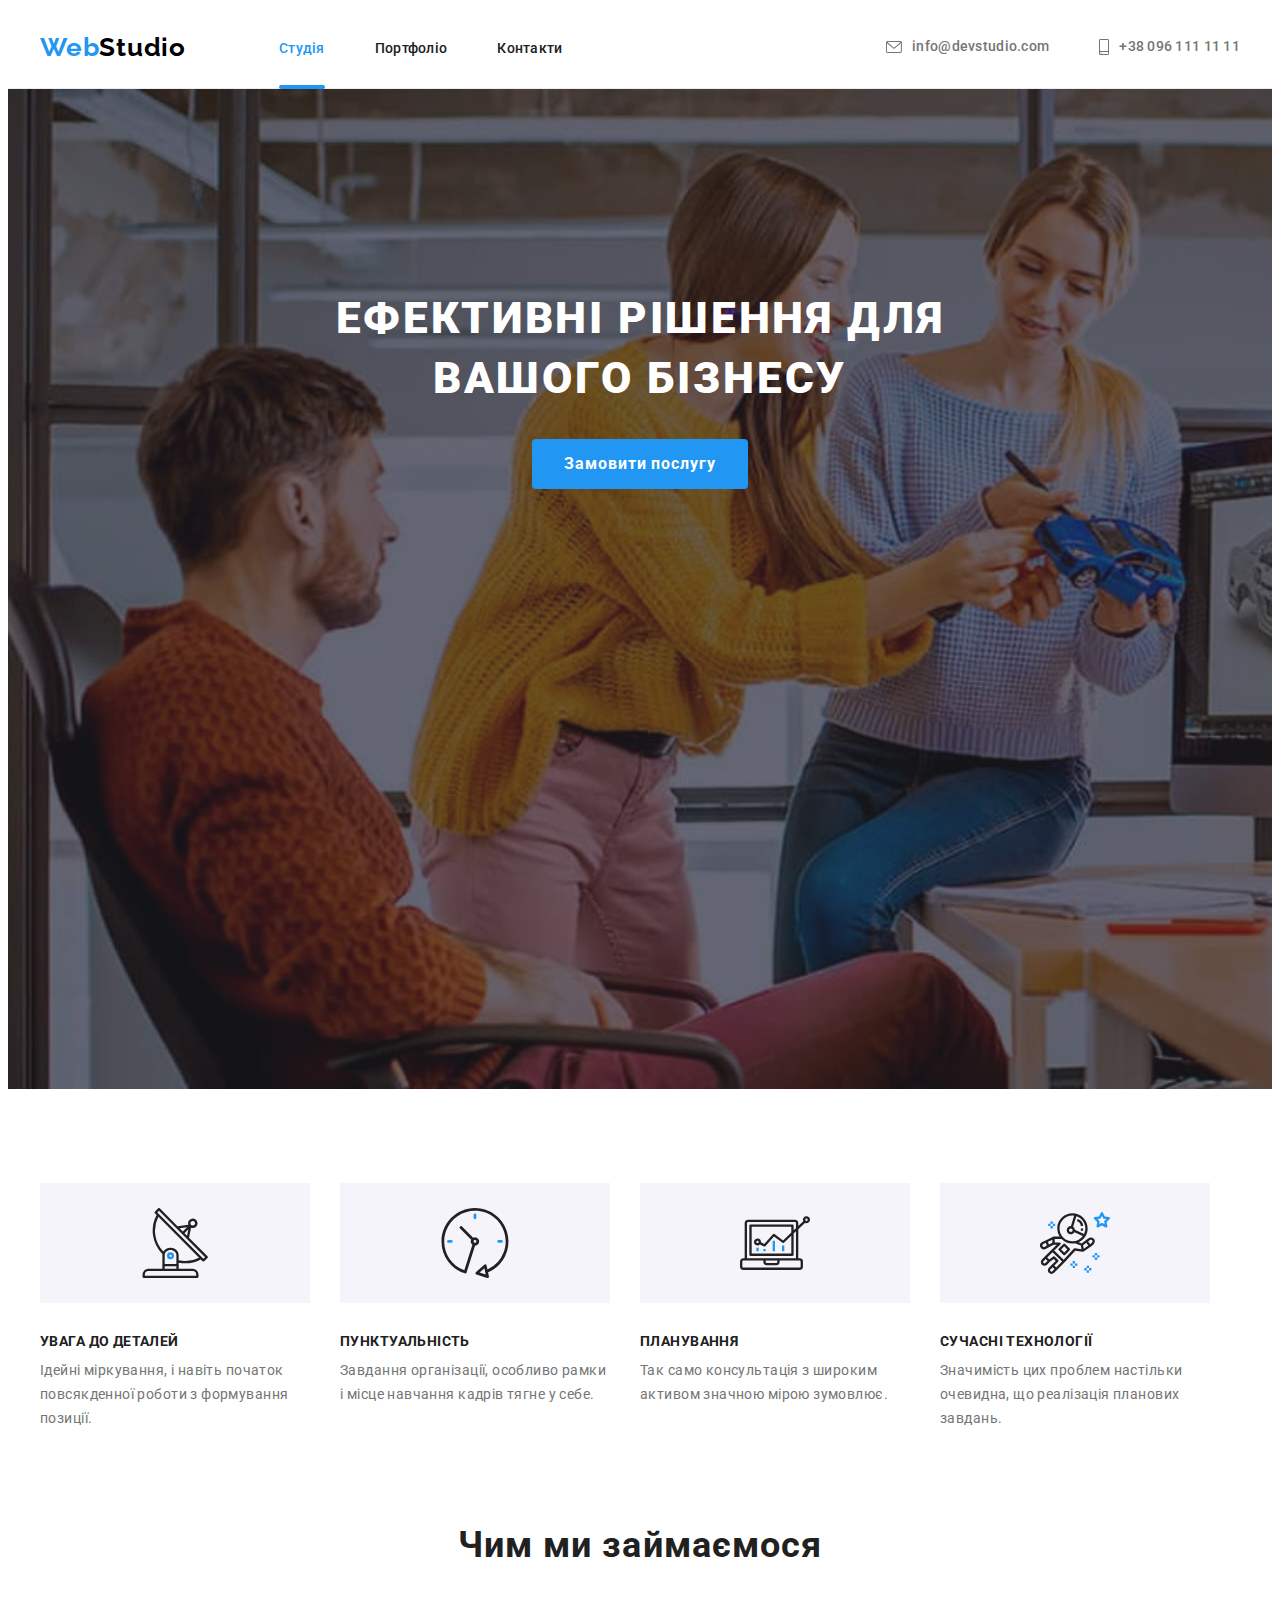
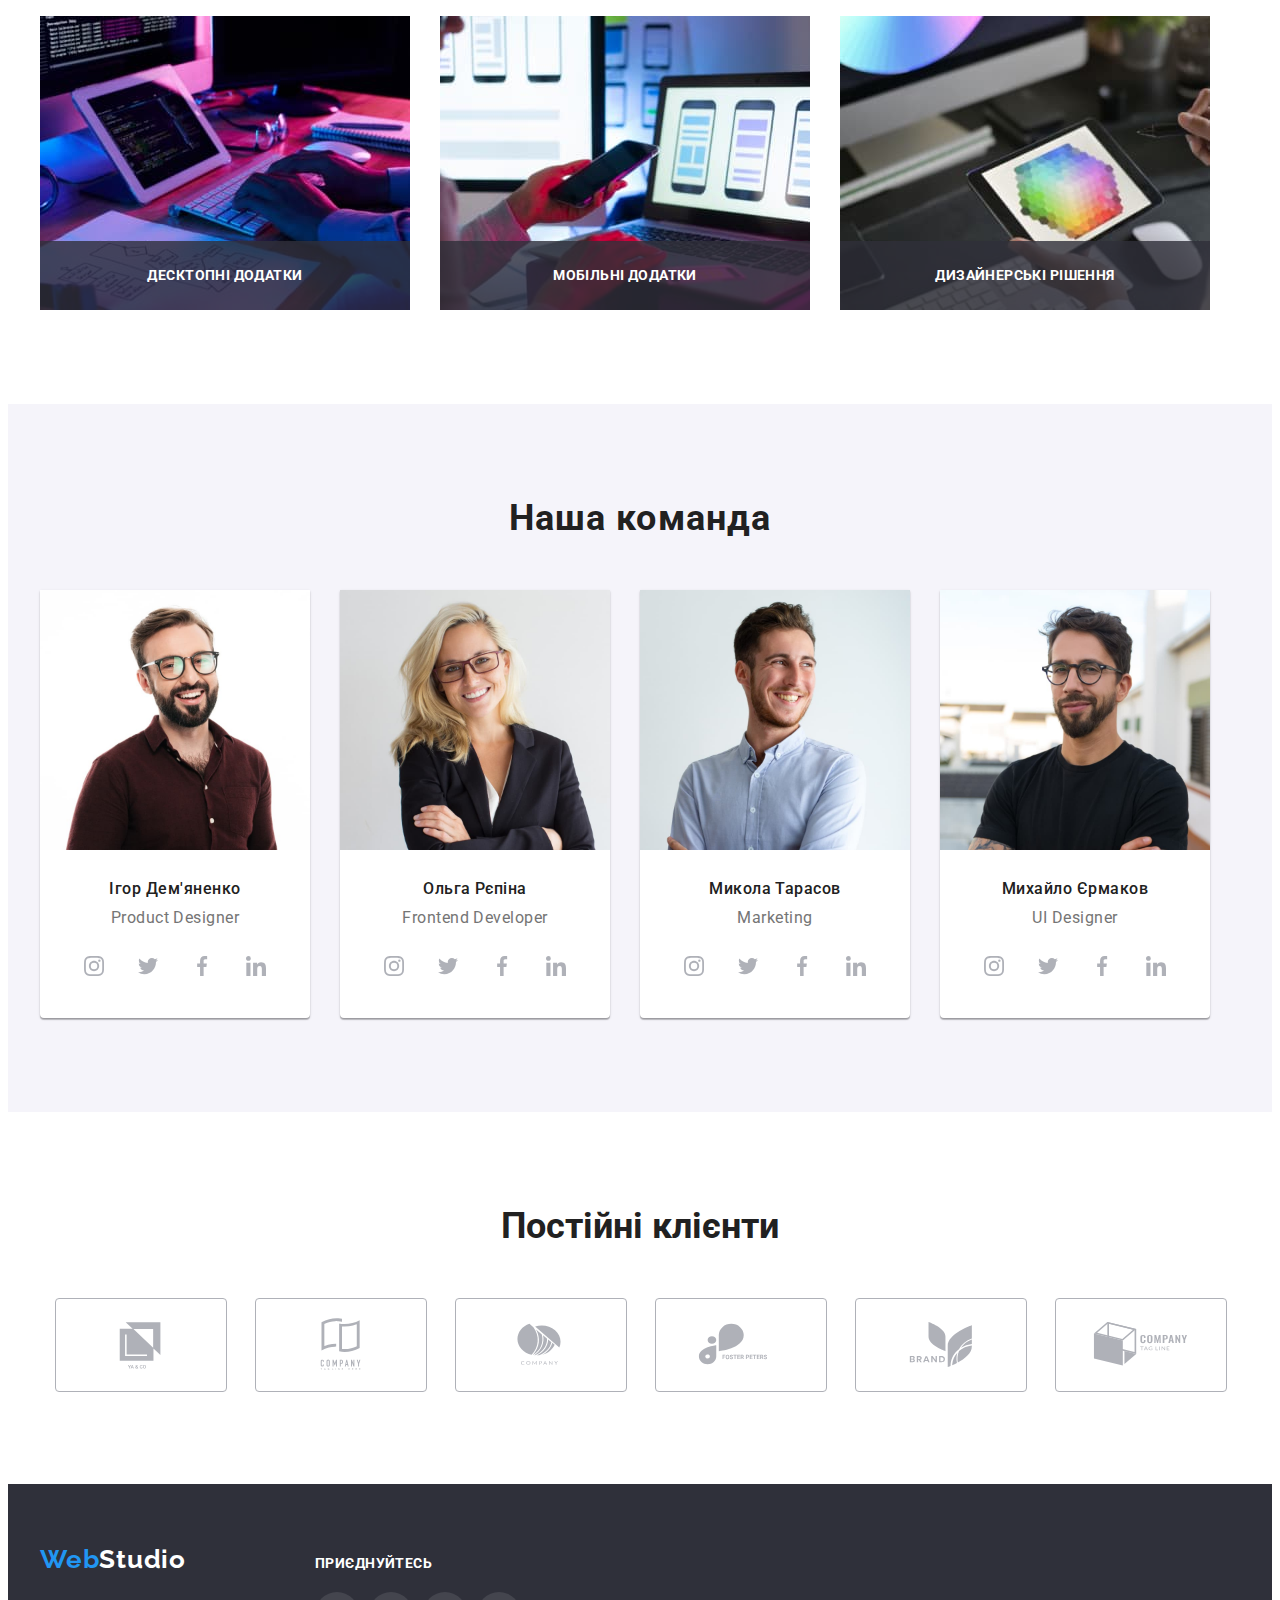
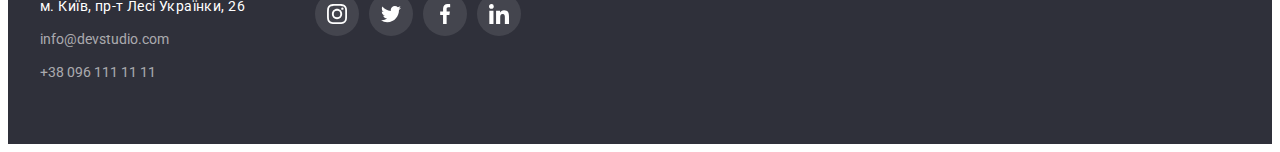
<file: index.html>
<!DOCTYPE html>
<html lang="uk">
<head>
    <meta charset="UTF-8">
    <meta http-equiv="X-UA-Compatible" content="IE=edge">
    <meta name="viewport" content="width=device-width, initial-scale=1.0">
    <title>Document</title>
    <link rel="preconnect" href="https://fonts.googleapis.com">
    <link rel="preconnect" href="https://fonts.gstatic.com" crossorigin>
    <link href="https://fonts.googleapis.com/css2?family=Raleway:wght@700&family=Roboto:wght@400;500;700;900&display=swap"
        rel="stylesheet">
    <link rel="stylesheet" href="https://cdnjs.cloudflare.com/ajax/libs/modern-normalize/1.1.0/modern-normalize.min.css"
        integrity="sha512-wpPYUAdjBVSE4KJnH1VR1HeZfpl1ub8YT/NKx4PuQ5NmX2tKuGu6U/JRp5y+Y8XG2tV+wKQpNHVUX03MfMFn9Q=="
        crossorigin="anonymous" referrerpolicy="no-referrer" />
    <link rel="stylesheet" href="./css/styles.css">
</head>
<body>  
    <header class="header">
        <div class="container header-container">
            <a class="logo" href="/index.html"><span class="logo-part">Web</span>Studio</a>
            <nav class="navigation">
                <ul class="list header-list">
                    <li class="header-item"><a class="site-nav current" href="#">Студія</a></li>
                    <li class="header-item"><a class="site-nav" href="./portfolio.html">Портфоліо</a></li>
                    <li class="header-item"><a class="site-nav" href="#">Контакти</a></li>
                </ul>
            </nav>
            <a class="header-mail" href="mailto:info@devstudio.com">
                <svg class="icon-header" width="16" height="12">
                    <use href="./images/icons.svg#icon-envelope"></use>
                </svg>
                <span>info@devstudio.com</span></a>
            <a class="header-tel" href="tel:+380961111111">
                <svg class="icon-header" width="10" height="16">
                    <use href="./images/icons.svg#icon-smartphone"></use>
                </svg>
                <span>+38 096 111 11 11</span></a>
        </div>
    </header>
    <main>
        <section class="hero">
           <div class="container">
                <h1 class="hero-title">Ефективні рішення для<br> вашого бізнесу</h1>
                <button class="hero-btn" type="button" data-modal-open>Замовити послугу</button>
           </div>
        </section>
        <section class="pluses">
            <div class="container">
                <h2 class="hidden">Наші переваги</h2>
                <ul class="list pluses-list">
                    <li class="pluses-item">
                        <div class="icon-pluses">
                            <svg width="70" height="70">
                                <use href="./images/icons.svg#icon-pluses1"></use>
                            </svg>
                        </div>
                        <h3 class="pluses-title">УВАГА ДО ДЕТАЛЕЙ</h3> 
                        <p class="pluses-text">Ідейні міркування, і навіть початок повсякденної роботи з формування позиції.</p>             
                    </li>
                    <li class="pluses-item">
                        <div class="icon-pluses">
                            <svg width="70" height="70">
                                <use href="./images/icons.svg#icon-pluses2"></use>
                            </svg>
                        </div>
                        <h3 class="pluses-title">ПУНКТУАЛЬНІСТЬ</h3> 
                        <p class="pluses-text">Завдання організації, особливо рамки і місце навчання кадрів тягне у себе.</p>             
                    </li>
                    <li class="pluses-item">
                        <div class="icon-pluses">
                            <svg width="70" height="70">
                                <use href="./images/icons.svg#icon-pluses3"></use>
                            </svg>
                        </div>
                        <h3 class="pluses-title">ПЛАНУВАННЯ</h3> 
                        <p class="pluses-text">Так само консультація з широким активом значною мірою зумовлює.</p>             
                    </li>
                    <li class="pluses-item">
                        <div class="icon-pluses">
                            <svg width="70" height="70">
                                <use href="./images/icons.svg#icon-pluses4"></use>
                            </svg>
                        </div class="icon-pluses">
                        <h3 class="pluses-title">СУЧАСНІ ТЕХНОЛОГІЇ</h3> 
                        <p class="pluses-text">Значимість цих проблем настільки очевидна, що реалізація планових завдань.</p>             
                    </li>               
                </ul>
            </div>
        </section>
        <section class="work">
           <div class="container">
                <h2 class="work-title">Чим ми займаємося</h2>
                <ul class="list work-list">
                    <li class="work-item">
                        <img class="work-foto" src="./images/img1.jpg" alt="людина працює" width="370">
                        <h3 class="work-element">Десктопні додатки</h3>
                    </li>
                    <li class="work-item">
                        <img class="work-foto" src="./images/img2.jpg" alt="людина працює" width="370">
                        <h3 class="work-element">Мобільні додатки</h3>

                    </li>
                    <li class="work-item">
                        <img class="work-foto" src="./images/img3.jpg" alt="людина працює" width="370">
                        <h3 class="work-element">Дизайнерські рішення</h3>
                    </li>
                </ul>
           </div>
        </section>
        <section class="team">
            <div class="container">
                <h2 class="team-title">Наша команда</h2>
                <ul class="list team-list">
                    <li class="team-item">
                        <img class="team-foto" src="./images/igor.jpg" alt="фото Ігора" width="270">
                        <div class="team-sign">
                            <h3 class="team-name">Ігор Дем'яненко</h3>
                            <p class="team-pos">Product Designer</p>
                            <ul class="team-soc-list">
                            <li class="team-icon-soc">
                                <a class="team-soc-link" href="#">
                                    <svg class="icon-soc" width="20" height="20">
                                        <use href="./images/icons.svg#icon-instagram"></use>
                                    </svg>
                                </a>
                            </li>
                            <li class="team-icon-soc">
                                <a class="team-soc-link" href="#">
                                    <svg class="icon-soc" width="20" height="20">
                                        <use href="./images/icons.svg#icon-twitter"></use>
                                    </svg>
                                </a>
                            </li>
                            <li class="team-icon-soc">
                                <a class="team-soc-link" href="#">
                                    <svg class="icon-soc" width="20" height="20">
                                        <use href="./images/icons.svg#icon-facebook"></use>
                                    </svg>
                                </a>
                            </li>
                            <li class="team-icon-soc">
                                <a class="team-soc-link" href="#">
                                    <svg class="icon-soc" width="20" height="20">
                                        <use href="./images/icons.svg#icon-linkedin"></use>
                                    </svg>
                                </a>
                            </li>
                        </ul>
                        </div>
                    </li>
                    <li class="team-item">
                        <img class="team-foto" src="./images/olga.jpg" alt="фото Ольгі" width="270">
                        <div class="team-sign">
                            <h3 class="team-name">Ольга Рєпіна</h3>
                            <p class="team-pos">Frontend Developer</p>
                            <ul class="team-soc-list">
                                <li class="team-icon-soc">
                                    <a class="team-soc-link" href="#">
                                        <svg class="icon-soc" width="20" height="20">
                                            <use href="./images/icons.svg#icon-instagram"></use>
                                        </svg>
                                    </a>
                                </li>
                                <li class="team-icon-soc">
                                    <a class="team-soc-link" href="#">
                                        <svg class="icon-soc" width="20" height="20">
                                            <use href="./images/icons.svg#icon-twitter"></use>
                                        </svg>
                                    </a>
                                </li>
                                <li class="team-icon-soc">
                                    <a class="team-soc-link" href="#">
                                        <svg class="icon-soc" width="20" height="20">
                                            <use href="./images/icons.svg#icon-facebook"></use>
                                        </svg>
                                    </a>
                                </li>
                                <li class="team-icon-soc">
                                    <a class="team-soc-link" href="#">
                                        <svg class="icon-soc" width="20" height="20">
                                            <use href="./images/icons.svg#icon-linkedin"></use>
                                        </svg>
                                    </a>
                                </li>
                            </ul>
                        </div>
                    </li class="team-item">
                    <li class="team-item">
                        <img class="team-foto" src="./images/mykola.jpg" alt="фото Миколи" width="270">
                        <div class="team-sign">
                            <h3 class="team-name">Микола Тарасов</h3>
                            <p class="team-pos">Marketing</p>
                            <ul class="team-soc-list">
                                <li class="team-icon-soc">
                                    <a class="team-soc-link" href="#">
                                        <svg class="icon-soc" width="20" height="20">
                                            <use href="./images/icons.svg#icon-instagram"></use>
                                        </svg>
                                    </a>
                                </li>
                                <li class="team-icon-soc">
                                    <a class="team-soc-link" href="#">
                                        <svg class="icon-soc" width="20" height="20">
                                            <use href="./images/icons.svg#icon-twitter"></use>
                                        </svg>
                                    </a>
                                </li>
                                <li class="team-icon-soc">
                                    <a class="team-soc-link" href="#">
                                        <svg class="icon-soc" width="20" height="20">
                                            <use href="./images/icons.svg#icon-facebook"></use>
                                        </svg>
                                    </a>
                                </li>
                                <li class="team-icon-soc">
                                    <a class="team-soc-link" href="#">
                                        <svg class="icon-soc" width="20" height="20">
                                            <use href="./images/icons.svg#icon-linkedin"></use>
                                        </svg>
                                    </a>
                                </li>
                            </ul>
                        </div>
                    </li class="team-item">
                    <li class="team-item">
                        <img class="team-foto" src="./images/myhaylo.jpg" alt="фото Михайла" width="270">
                        <div class="team-sign">
                            <h3 class="team-name">Михайло Єрмаков</h3>
                            <p class="team-pos">UI Designer</p>
                            <ul class="team-soc-list">
                                <li class="team-icon-soc">
                                    <a class="team-soc-link" href="#">
                                        <svg class="icon-soc" width="20" height="20">
                                            <use href="./images/icons.svg#icon-instagram"></use>
                                        </svg>
                                    </a>
                                </li>
                                <li class="team-icon-soc">
                                    <a class="team-soc-link" href="#">
                                        <svg class="icon-soc" width="20" height="20">
                                            <use href="./images/icons.svg#icon-twitter"></use>
                                        </svg>
                                    </a>
                                </li>
                                <li class="team-icon-soc">
                                    <a class="team-soc-link" href="#">
                                        <svg class="icon-soc" width="20" height="20">
                                            <use href="./images/icons.svg#icon-facebook"></use>
                                        </svg>
                                    </a>
                                </li>
                                <li class="team-icon-soc">
                                    <a class="team-soc-link" href="#">
                                        <svg class="icon-soc" width="20" height="20">
                                            <use href="./images/icons.svg#icon-linkedin"></use>
                                        </svg>
                                    </a>
                                </li>
                            </ul>
                        </div>
                    </li>
                </ul>
            </div>
        </section>
        <section class="clients">
            <div class="container">
                <h2 class="client-title">Постійні клієнти</h2>
                <ul class="list clients-list">
                    <li class="client-item">
                        <a class="client-link" href="#">
                            <svg class="client-icon" width="106" height="60">
                                <use href="./images/icons.svg#icon-Logo1"></use>
                            </svg>
                        </a>
                    </li>
                    <li class="client-item">
                        <a class="client-link" href="#">
                            <svg class="client-icon" width="106" height="60">
                                <use href="./images/icons.svg#icon-Logo2"></use>
                            </svg>
                        </a>
                    </li>
                    <li class="client-item">
                        <a class="client-link" href="#">
                            <svg class="client-icon" width="106" height="60">
                                <use href="./images/icons.svg#icon-Logo3"></use>
                            </svg>
                        </a>
                    </li>
                    <li class="client-item">
                        <a class="client-link" href="#">
                            <svg class="client-icon" width="106" height="60">
                                <use href="./images/icons.svg#icon-Logo4"></use>
                            </svg>
                        </a>
                    </li>
                    <li class="client-item">
                        <a class="client-link" href="#">
                            <svg class="client-icon" width="106" height="60">
                                <use href="./images/icons.svg#icon-Logo5"></use>
                            </svg>
                        </a>
                    </li>
                    <li class="client-item">
                        <a class="client-link" href="#">
                            <svg class="client-icon" width="106" height="60">
                                <use href="./images/icons.svg#icon-Logo6"></use>
                            </svg>
                        </a>
                    </li>                
                </ul>
            </section>
            </div>
    </main>
    <footer class="contacts">
        <div class="container">
            <div class="container-adress">
                <a class="contact-logo" href="index.html"><span class="logo-part">Web</span>Studio</a>
                <address>
                    <p class="contact-adr">м. Київ, пр-т Лесі Українки, 26</p>
                    <a class="contact-mail" href="mailto:info@devstudio.com">info@devstudio.com</a>
                    <a class="contact-tel" href="tel:+380961111111">+38 096 111 11 11</a>
                </address>        
            </div>
            <div class="container-affiliation">
                <h3 class="affiliation">приєднуйтесь</h3>
                <ul class="list affiliation-list">
                    <li class="affiliation-item">
                        <a class="affiliation-link" href="#">
                            <svg class="affiliation-icon" width="20" height="20">
                                <use href="./images/icons.svg#icon-instagram"></use>
                            </svg>
                        </a>
                    </li>
                    <li class="affiliation-item">
                        <a class="affiliation-link" href="#">
                            <svg class="affiliation-icon" width="20" height="20">
                                <use href="./images/icons.svg#icon-twitter"></use>
                            </svg>
                        </a>
                    </li>
                    <li class="affiliation-item">
                        <a class="affiliation-link" href="#">
                            <svg class="affiliation-icon" width="20" height="20">
                                <use href="./images/icons.svg#icon-facebook"></use>
                            </svg>
                        </a>
                    </li>
                    <li class="affiliation-item">
                        <a class="affiliation-link" href="#">
                            <svg class="affiliation-icon" width="20" height="20">
                                <use href="./images/icons.svg#icon-linkedin"></use>
                            </svg>
                        </a>
                    </li>
                </ul>
            </div>
        </div>
    </footer>
    <div class="backdrop is-hidden" data-modal>
        <div class="modal">
            <button type="button" class="modal-btn" data-modal-close>
                <svg class="modal-icon" width="18" height="18">
                    <use href="./images/icons.svg#icon-close-black"></use>
                </svg>
            </button>
        </div>
    </div>
    <script src="./js/modal.js"></script>
</body>
</html>
</file>
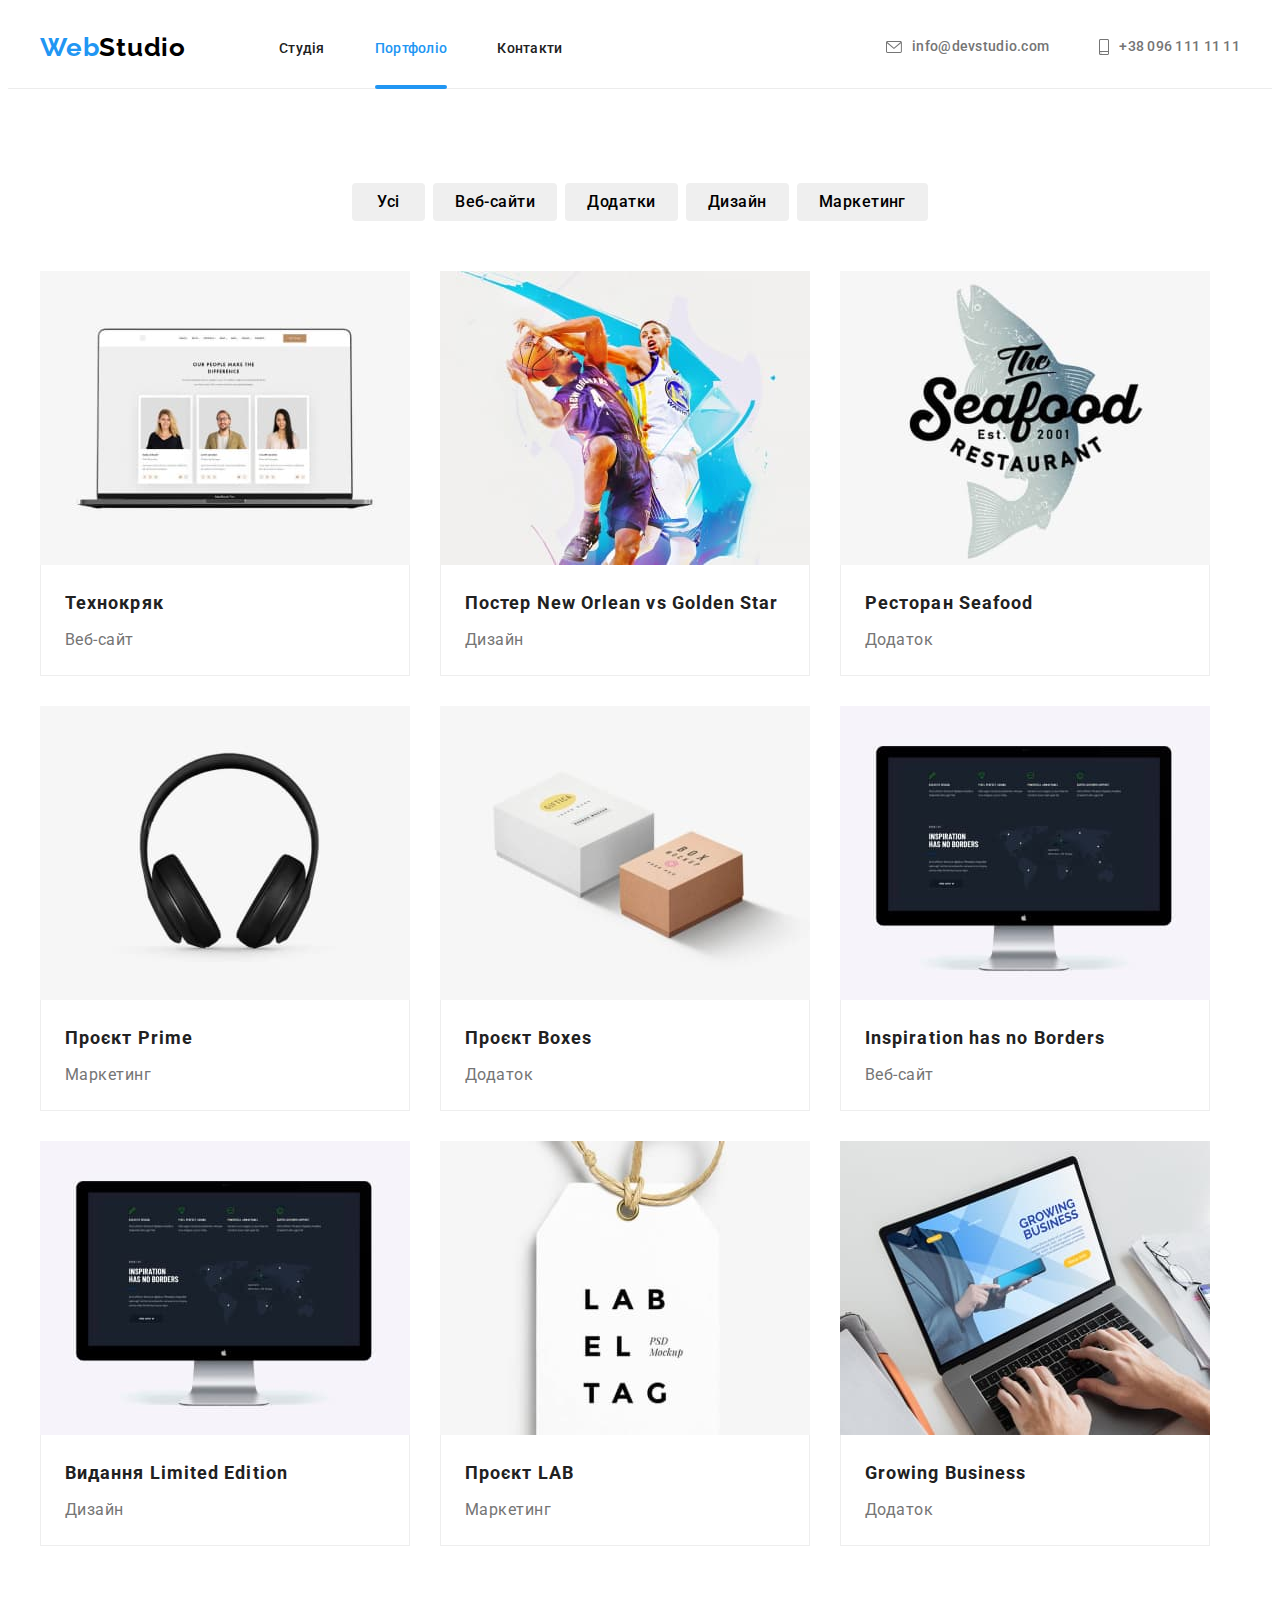
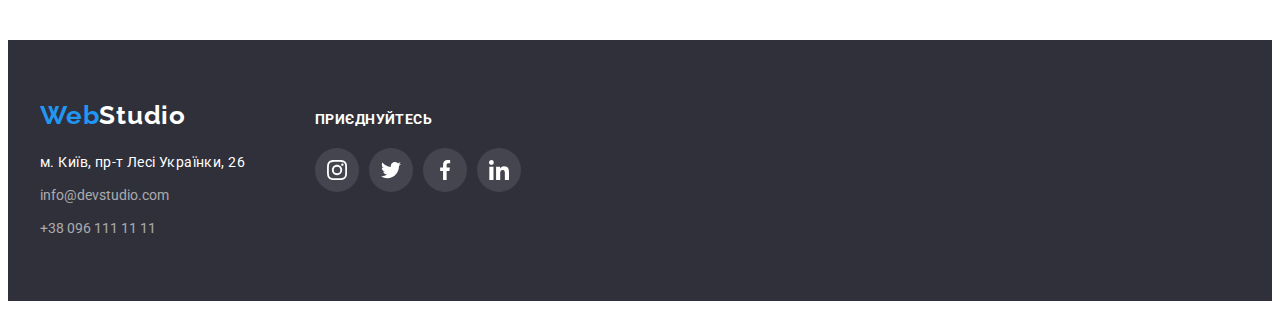
<file: portfolio.html>
<!DOCTYPE html>
<html lang="uk">
<head>
    <meta charset="UTF-8">
    <meta http-equiv="X-UA-Compatible" content="IE=edge">
    <meta name="viewport" content="width=device-width, initial-scale=1.0">
    <title>Document</title>
    <link rel="preconnect" href="https://fonts.googleapis.com">
    <link rel="preconnect" href="https://fonts.gstatic.com" crossorigin>
    <link href="https://fonts.googleapis.com/css2?family=Raleway:wght@700&family=Roboto:wght@400;500;700;900&display=swap"
        rel="stylesheet">
    <link rel="stylesheet" href="https://cdnjs.cloudflare.com/ajax/libs/modern-normalize/1.1.0/modern-normalize.min.css"
        integrity="sha512-wpPYUAdjBVSE4KJnH1VR1HeZfpl1ub8YT/NKx4PuQ5NmX2tKuGu6U/JRp5y+Y8XG2tV+wKQpNHVUX03MfMFn9Q=="
        crossorigin="anonymous" referrerpolicy="no-referrer" />
    <link rel="stylesheet" href="./css/styles.css">
</head>
<body>
    <header class="header">
        <div class="container header-container">
            <a class="logo" href="/index.html"><span class="logo-part">Web</span>Studio</a>
            <nav class="navigation">
                <ul class="list header-list">
                    <li class="header-item"><a class="site-nav" href="./index.html">Студія</a></li>
                    <li class="header-item"><a class="site-nav current" href="#">Портфоліо</a></li>
                    <li class="header-item"><a class="site-nav" href="#">Контакти</a></li>
                </ul>
            </nav>
            <a class="header-mail" href="mailto:info@devstudio.com">
                <svg class="icon-header" width="16" height="12">
                    <use href="./images/icons.svg#icon-envelope"></use>
                </svg>
                <span>info@devstudio.com</span></a>
            <a class="header-tel" href="tel:+380961111111">
                <svg class="icon-header" width="10" height="16">
                    <use href="./images/icons.svg#icon-smartphone"></use>
                </svg>
                <span>+38 096 111 11 11</span></a>
        </div>
    </header>
    <main>
        <section class="portfolio">
            <div class="container">
                <h1 class="hidden">Наші роботи</h1>
                <ul class="list portfolio-btn-list">
                    <li class="portfolio-item-btn"><button class="portfolio-btn" type="button">Усі</button></li>
                    <li class="portfolio-item-btn"><button class="portfolio-btn" type="button">Веб-сайти</button></li>
                    <li class="portfolio-item-btn"><button class="portfolio-btn" type="button">Додатки</button></li>
                    <li class="portfolio-item-btn"><button class="portfolio-btn" type="button">Дизайн</button></li>
                    <li class="portfolio-item-btn"><button class="portfolio-btn" type="button">Маркетинг</button></li>
                </ul>
                <ul class="list portfolio-list">
                    <li class="portfolio-item">
                        <a class="portfolio-link" href="">
                            <div class="portfolio-overlay">
                                <img class="portfolio-foto" src="./images/our-works-1.jpg" alt="Технокряк" width="370">
                                <p class="portfolio-element">Ресурс пропонує комплексні пропозиції з різним рівнем функціоналу та сервісів. Все це
                                    дозволить відвідувачу отримати
                                    вичерпні відомості про компанію чи приватну особу.</p>
                            </div>
                            <div class="portfolio-sign">
                                <h2 class="portfolio-title">Технокряк</h2>
                                <p class="portfolio-txt">Веб-сайт</p>
                            </div>
                        </a>
                    </li>
                    <li class="portfolio-item">
                        <a class="portfolio-link" href="">
                            <div class="portfolio-overlay">
                            <img class="portfolio-foto" src="./images/our-works-2.jpg" alt="Постер New Orlean vs Golden Star" width="370">
                            <p class="portfolio-element">Ресурс пропонує комплексні пропозиції з різним рівнем функціоналу та сервісів. Все це
                                    дозволить відвідувачу отримати
                                    вичерпні відомості про компанію чи приватну особу.</p>
                            </div>
                            <div class="portfolio-sign">
                                <h2 class="portfolio-title">Постер New Orlean vs Golden Star</h2>
                                <p class="portfolio-txt">Дизайн</p>
                            </div>
                        </a>
                    </li>
                    <li class="portfolio-item">
                        <a class="portfolio-link" href="">
                            <div class="portfolio-overlay">
                            <img class="portfolio-foto" src="./images/our-works-3.jpg" alt="Ресторан Seafood" width="370">
                            <p class="portfolio-element">Ресурс пропонує комплексні пропозиції з різним рівнем функціоналу та сервісів. Все це
                                    дозволить відвідувачу отримати
                                    вичерпні відомості про компанію чи приватну особу.</p>
                            </div>
                            <div class="portfolio-sign">
                                <h2 class="portfolio-title">Ресторан Seafood</h2>
                                <p class="portfolio-txt">Додаток</p>
                            </div>
                        </a>
                    </li>
                    <li class="portfolio-item">
                        <a class="portfolio-link" href="">
                            <div class="portfolio-overlay">
                            <img class="portfolio-foto" src="./images/our-works-4.jpg" alt="Проєкт Prime" width="370">
                            <p class="portfolio-element">Ресурс пропонує комплексні пропозиції з різним рівнем функціоналу та сервісів. Все це
                                    дозволить відвідувачу отримати
                                    вичерпні відомості про компанію чи приватну особу.</p>
                            </div>
                            <div class="portfolio-sign">
                                <h2 class="portfolio-title">Проєкт Prime</h2>
                                <p class="portfolio-txt">Маркетинг</p>
                            </div>
                        </a>
                    </li>
                    <li class="portfolio-item">
                        <a class="portfolio-link" href="">
                            <div class="portfolio-overlay">
                            <img class="portfolio-foto" src="./images/our-works-5.jpg" alt="Проєкт Boxes" width="370">
                            <p class="portfolio-element">Ресурс пропонує комплексні пропозиції з різним рівнем функціоналу та сервісів. Все це
                                    дозволить відвідувачу отримати
                                    вичерпні відомості про компанію чи приватну особу.</p>
                            </div>
                            <div class="portfolio-sign">
                                <h2 class="portfolio-title">Проєкт Boxes</h2>
                                <p class="portfolio-txt">Додаток</p>
                            </div>
                        </a>
                    </li>
                    <li class="portfolio-item">
                        <a class="portfolio-link" href="">
                            <div class="portfolio-overlay">
                            <img class="portfolio-foto" src="./images/our-works-6.jpg" alt="Inspiration has no Borders" width="370">
                            <p class="portfolio-element">Ресурс пропонує комплексні пропозиції з різним рівнем функціоналу та сервісів. Все це
                                    дозволить відвідувачу отримати
                                    вичерпні відомості про компанію чи приватну особу.</p>
                            </div>
                            <div class="portfolio-sign">
                                <h2 class="portfolio-title">Inspiration has no Borders</h2>
                                <p class="portfolio-txt">Веб-сайт</p>
                            </div>
                        </a>
                    </li>
                    <li class="portfolio-item">
                        <a class="portfolio-link" href="">
                            <div class="portfolio-overlay">
                            <img class="portfolio-foto" src="./images/our-works-6.jpg" alt="Видання Limited Edition" width="370">
                            <p class="portfolio-element">Ресурс пропонує комплексні пропозиції з різним рівнем функціоналу та сервісів. Все це
                                    дозволить відвідувачу отримати
                                    вичерпні відомості про компанію чи приватну особу.</p>
                            </div>
                            <div class="portfolio-sign">
                                <h2 class="portfolio-title">Видання Limited Edition</h2>
                                <p class="portfolio-txt">Дизайн</p>
                            </div>
                        </a>
                    </li>
                    <li class="portfolio-item">
                        <a class="portfolio-link" href="">
                            <div class="portfolio-overlay">
                            <img class="portfolio-foto" src="./images/our-works-8.jpg" alt="Проєкт LAB" width="370">
                            <p class="portfolio-element">Ресурс пропонує комплексні пропозиції з різним рівнем функціоналу та сервісів. Все це
                                    дозволить відвідувачу отримати
                                    вичерпні відомості про компанію чи приватну особу.</p>
                            </div>
                            <div class="portfolio-sign">
                                <h2 class="portfolio-title">Проєкт LAB</h2>
                                <p class="portfolio-txt">Маркетинг</p>
                            </div>
                        </a>
                    </li>
                    <li class="portfolio-item">
                        <a class="portfolio-link" href="">
                            <div class="portfolio-overlay">
                            <img class="portfolio-foto" src="./images/our-works-9.jpg" alt="Growing Business" width="370">
                            <p class="portfolio-element">Ресурс пропонує комплексні пропозиції з різним рівнем функціоналу та сервісів. Все це
                                    дозволить відвідувачу отримати
                                    вичерпні відомості про компанію чи приватну особу.</p>
                            </div>
                            <div class="portfolio-sign">
                                <h2 class="portfolio-title">Growing Business</h2>
                                <p class="portfolio-txt">Додаток</p>
                            </div>
                        </a>
                    </li>
                </ul>
            </div>
        </section>
    </main>
        <footer class="contacts">
            <div class="container">
                <div class="container-adress">
                    <a class="contact-logo" href="index.html"><span class="logo-part">Web</span>Studio</a>
                    <address>
                        <p class="contact-adr">м. Київ, пр-т Лесі Українки, 26</p>
                        <a class="contact-mail" href="mailto:info@devstudio.com">info@devstudio.com</a>
                        <a class="contact-tel" href="tel:+380961111111">+38 096 111 11 11</a>
                    </address>
                </div>
                <div class="container-affiliation">
                    <h3 class="affiliation">приєднуйтесь</h3>
                    <ul class="list affiliation-list">
                        <li class="affiliation-item">
                            <a class="affiliation-link" href="#">
                                <svg class="affiliation-icon" width="20" height="20">
                                    <use href="./images/icons.svg#icon-instagram"></use>
                                </svg>
                            </a>
                        </li>
                        <li class="affiliation-item">
                            <a class="affiliation-link" href="#">
                                <svg class="affiliation-icon" width="20" height="20">
                                    <use href="./images/icons.svg#icon-twitter"></use>
                                </svg>
                            </a>
                        </li>
                        <li class="affiliation-item">
                            <a class="affiliation-link" href="#">
                                <svg class="affiliation-icon" width="20" height="20">
                                    <use href="./images/icons.svg#icon-facebook"></use>
                                </svg>
                            </a>
                        </li>
                        <li class="affiliation-item">
                            <a class="affiliation-link" href="#">
                                <svg class="affiliation-icon" width="20" height="20">
                                    <use href="./images/icons.svg#icon-linkedin"></use>
                                </svg>
                            </a>
                        </li>
                    </ul>
                </div>
            </div>
        </footer>
</body>
</html>
</file>
<file: css/styles.css>
:root {
  --main-color: #212121;
  --second-color: #757575;
  --title-color: #ffffff;
  --hover-color: #2196f3;
  --bg-main-color: #ffffff;
  --bg-color: #2f303a;
  --logo-color: #000;
  --bg-section-color: #f5f4fa;
  --bg-hero-btn: #188ce8;
  --border-portfolio-color: #EEEEEE;
  --contact-color:  rgba(255, 255, 255, 0.6);
  --soc-color: #AFB1B8;
}

h1,
h2,
h3,
h4,
h5,
h6,
p {
  margin: 0;
}

ul {
  margin: 0;
  padding: 0;
}

body {
  background-color: var(--bg-main-color);
  color: var(--main-color);
  font-family: Roboto, sans-serif;
}

.container {
  width: 1200px;
  padding: 0 15px;
  margin: 0 auto;
 }

/* ----------------------------header--------------------------------- */

.header {
  padding-top: 24px;
  padding-bottom: 25px;
  border-bottom: 1px solid #ECECEC;
}

.header-container {
  display: flex;
  align-items: center;
}

.header-list {
  display: flex;
  margin-left: 93px;
  gap: 50px;
} 

.navigation {
  margin-right: auto;
}


.logo {
  color: var(--logo-color);

  font-family: Raleway, sans-serif;
  font-weight: 700;
  font-size: 26px;
  line-height: 1.19;
  letter-spacing: 0.03em;
  text-decoration: none;
}

.logo-part {
  color: var(--hover-color);
}

.list {
  list-style: none;
}



.site-nav {
  font-weight: 500;
  font-size: 14px;
  line-height: 1.14;
  letter-spacing: 0.02em;
  color: #212121;
  text-decoration: none;

  transition: color 250ms cubic-bezier(0.4, 0, 0.2, 1);
}

.site-nav:hover,
.site-nav:focus {
  color: var(--hover-color);
}

.header-mail {
  margin-right: 50px;
}

.header-tel,
.header-mail {
  display: flex;
  gap: 10px;
  align-items: center;
  
  color: var(--second-color);
  font-weight: 500;
  font-size: 14px;
  line-height: 1.14;
  letter-spacing: 0.02em;
  text-decoration: none;

  transition: color 250ms cubic-bezier(0.4, 0, 0.2, 1);
}

.header-tel:hover,
.header-tel:focus,
.header-mail:hover,
.header-mail:focus,
.current {
  color: var(--hover-color);
}

.header-item {
  position: relative;
}

.current::after {
  position: absolute;
  content:'';
  width: 100%;
  height: 4px;
  border-radius: 2px;
  background-color: var(--hover-color);
  left: 0; 
  top: 47px;
}

.icon-header {
  fill: var(--second-color);
  transition: fill 250ms cubic-bezier(0.4, 0, 0.2, 1);
}

.header-tel:hover .icon-header, 
.header-tel:focus .icon-header,
.header-mail:hover .icon-header,
.header-mail:focus .icon-header {
  fill: var(--hover-color);
}


/* ----------------------------hero--------------------------------- */

.hero {
  max-width: 1600px;
  height: 600px;
  margin-left: auto;
  margin-right: auto;
  background-image: linear-gradient(rgba(47, 48, 58, 0.4), rgba(47, 48, 58, 0.4)), url(../images/hero.jpg);
  background-size: cover;
  background-color: var(--bg-color);
  padding-top: 200px;
  padding-bottom: 200px;
}


.hero-title {
  margin-bottom: 30px;
  color: var(--title-color);
  font-weight: 900;
  font-size: 44px;
  line-height: 1.36;
  text-align: center;
  letter-spacing: 0.06em;
  text-transform: uppercase;
}
.hero-btn {
  display: block;
  min-width: 216px;
  height: 50px;
  border-radius: 4px;
  margin: 0 auto;
  
  color: var(--title-color);
  background-color: var(--hover-color);
  
  font-family: inherit;
  font-weight: 700;
  font-size: 16px;
  line-height: 1.88;
  letter-spacing: 0.06em;
  border: none;
  cursor: pointer;

  transition: background-color 250ms cubic-bezier(0.4, 0, 0.2, 1);
}

.hero-btn:hover,
.hero-btn:focus {
  background-color: var(--bg-hero-btn);
}

/* ----------------------------Наші переваги--------------------------------- */

.pluses {
  padding-top: 94px;
  padding-bottom: 94px;
}

.pluses-list {
  display: flex;
  gap: 30px;
}

.hidden {
  position: absolute;
  clip: rect(0 0 0 0);
  width: 1px;
  height: 1px;
  margin: -1px;
}


.pluses-item {
  width: 270px;
}

.pluses-title {
  margin-bottom: 10px;

  font-size: 14px;
  line-height: 1.1428;
  letter-spacing: 0.03em;
  text-transform: uppercase;
}

.pluses-text {
  color: var(--second-color);
  font-size: 14px;
  line-height: 1.71;
  letter-spacing: 0.03em;
}

.icon-pluses {
  height: 120px;
  background-color: var(--bg-section-color);
  margin-bottom: 30px;
  display: flex;
  justify-content: center;
  align-items: center;
}


/* -----------------------------Чим ми займаємось---------------------------------- */

.work {
  padding-bottom: 94px;
}

.work-list {
  display: flex;
  gap: 30px;
}

.work-foto {
  display: block;
}

.work-title {
  margin-bottom: 50px;

  font-size: 36px;
  line-height: 1.16;
  text-align: center;
  letter-spacing: 0.03em;
}

.work-item {
  position: relative;
}

.work-element {
  position: absolute;
  width: 100%;
  bottom: 0;
  
  padding-top: 27px;
  padding-bottom: 27px;
  

  color: var(--title-color);
  background-color: rgba(47, 48, 58, 0.8);

  font-weight: 700;
  font-size: 14px;
  line-height: 1.14;
  text-align: center;
  letter-spacing: 0.03em;
  text-transform: uppercase;

}

/* -----------------------------Наша команда---------------------------------- */

.team {
  padding-top: 94px;
  padding-bottom: 94px;
  background-color: var(--bg-section-color);
}


.team-title {
  margin-bottom: 50px;

  font-size: 36px;
  line-height: 1.16;
  text-align: center;
  letter-spacing: 0.03em;
}

.team-list {
  display: flex;
  gap: 30px;
}

.team-item {
  background-color: var(--bg-main-color);
  box-shadow: 0px 1px 3px rgba(0, 0, 0, 0.12), 0px 1px 1px rgba(0, 0, 0, 0.14), 0px 2px 1px rgba(0, 0, 0, 0.2);
  border-radius: 0px 0px 4px 4px;
}

.team-foto {
  display: block;
}

.team-sign {
  padding-top: 30px;
  padding-bottom: 30px;

}

.team-name {
  margin-bottom: 10px;

  font-weight: 500;
  font-size: 16px;
  line-height: 1.18;
  letter-spacing: 0.03em;
  text-align: center;
}

.team-pos {
  margin-bottom: 16px;
  color: var(--second-color);
  font-size: 16px;
  line-height: 1.18;
  letter-spacing: 0.03em;
  text-align: center;
}

.team-soc-list {
  display: flex;
  list-style: none;
  justify-content: center;
  gap: 10px;  
}

.team-soc-link {
  width: 100%;
  height: 100%;
  border-radius: 50%;
  display: flex;
  justify-content: center;
  align-items: center;

  transition: background-color 250ms cubic-bezier(0.4, 0, 0.2, 1);
}

.team-icon-soc {
  width: 44px;
  height: 44px;
  background-position: center;
}

.icon-soc {
  fill: var(--soc-color);
  transition: fill 250ms cubic-bezier(0.4, 0, 0.2, 1);
}

.team-soc-link:hover,
.team-soc-link:focus {
  background-color: var(--hover-color);
}

.team-soc-link:hover .icon-soc,
.team-soc-link:focus .icon-soc {
  fill: var(--bg-main-color);
}

/* ---------------------------------------Наші кліенти------------------------ */

.client-title {margin-bottom: 50px;

  font-size: 36px;
  line-height: 1.16;
  text-align: center;
  letter-spacing: 0.03e;
}

.clients {
  padding-top: 94px;
  padding-bottom: 94px;
}

.clients-list {
  display: flex;
  justify-content: center;
  gap: 30px;
}

.client-item {
  width: 170px;
  height: 92px;
  }

.client-link {
  width: 100%;
  height: 100%;
  display: flex;
  justify-content: center;
  align-items: center;
  border: 1px solid var(--soc-color);
  border-radius: 4px;

  transition: border 250ms cubic-bezier(0.4, 0, 0.2, 1);
}

.client-icon {
  fill: var(--soc-color);
  transition: fill 250ms cubic-bezier(0.4, 0, 0.2, 1);
}

.client-link:hover,
.client-link:focus {
  border: 1px solid var(--hover-color);
}

.client-link:hover .client-icon,
.client-link:focus .client-icon {
  fill: var(--hover-color);
}

/* ---------------------------------------portfolio------------------------ */

.portfolio {
  padding-top: 94px;
  padding-bottom: 94px;
}

.portfolio-btn-list {
  display: flex;
  margin-bottom: 50px;
  gap: 8px;
  justify-content: center;
}
  
.portfolio-btn {
  min-width: 73px;
  height: 38px;
  border-radius: 4px;
  padding-left: 22px;
  padding-right: 22px;
  font-family: inherit;
  font-style: normal;
  font-weight: 500;
  font-size: 16px;
  line-height: 1.62;
  text-align: center;
  letter-spacing: 0.03em;
  cursor: pointer;
  border: transparent;

  transition: color 250ms cubic-bezier(0.4, 0, 0.2, 1), 
  background-color 250ms cubic-bezier(0.4, 0, 0.2, 1),
  box-shadow 250ms cubic-bezier(0.4, 0, 0.2, 1);
}

.portfolio-btn:hover,
.portfolio-btn:focus {
  color: var(--title-color);
  background-color: var(--hover-color);
  box-shadow: 0px 3px 1px rgba(0, 0, 0, 0.1), 0px 1px 2px rgba(0, 0, 0, 0.08), 0px 2px 2px rgba(0, 0, 0, 0.12);
}

.portfolio-list {
  display: flex;
  flex-wrap: wrap;
  gap: 30px;
}

.portfolio-item {
  transition: box-shadow 250ms cubic-bezier(0.4, 0, 0.2, 1);
  /* position: relative; */
}



.portfolio-link {
  text-decoration: none;
}

.portfolio-sign {
  padding: 20px 24px 20px 24px;
  border-left: 1px solid var(--border-portfolio-color);
  border-right: 1px solid var(--border-portfolio-color);
  border-bottom: 1px solid var(--border-portfolio-color);
}

.portfolio-foto {
  display: block;
}
.portfolio-title {
  margin-bottom: 4px;

  color: var(--main-color);
  font-size: 18px;
  line-height: 2;
  letter-spacing: 0.06em;
}
.portfolio-txt {
  color: var(--second-color);
  font-size: 16px;
  line-height: 1.88;
  letter-spacing: 0.03em;
}

.portfolio-overlay {
  position: relative;
  width: 370px;
  overflow: hidden;
}

.portfolio-element {
  position: absolute;
  width: 100%;
  height: 100%;
  background-color: rgba(33, 150, 243, 0.9);
  top: 0;
  transform: translateY(100%);

  padding: 63px 24px;

  color: var(--title-color);

  font-weight: 400;
  font-size: 18px;
  line-height: 1.56;
  letter-spacing: 0.03em;
  text-align: left;

  transition: transform 250ms cubic-bezier(0.4, 0, 0.2, 1);
}


.portfolio-item:hover,
.portfolio-item:focus {
  box-shadow: 0px 1px 1px rgba(0, 0, 0, 0.12), 0px 4px 4px rgba(0, 0, 0, 0.06), 1px 4px 6px rgba(0, 0, 0, 0.16);
}

.portfolio-item:hover .portfolio-element,
.portfolio-item:focus .portfolio-element {
  transform: translateY(0);  
}

/* -------------------------------------footer---------------------------------- */

.contacts>.container {
  display: flex;
  align-items: baseline;
}

.contacts {
  padding-top: 60px;
  padding-bottom: 60px;

  background-color: var(--bg-color);
}
.contact-logo {
  display: block;
  margin-bottom: 20px;

  color: var(--title-color);
  font-family: Raleway, sans-serif;
  font-weight: 700;
  font-size: 26px;
  line-height: 1.19;
  letter-spacing: 0.03em;
  text-decoration: none;
}
.contact-adr {
  margin-bottom: 9px;

  color: var(--title-color);
  font-style: normal;
  font-size: 14px;
  line-height: 1.71;
  letter-spacing: 0.03em;
}
.contact-mail,
.contact-tel {
  display: block;

  color: var(--contact-color);
  font-style: normal;
  font-size: 14px;
  line-height: 1.71;
  text-decoration: none;

  transition: color 250ms cubic-bezier(0.4, 0, 0.2, 1);
}

.contact-mail {
  margin-bottom: 9px;
}

.contact-mail:hover,
.contact-mail:focus,
.contact-tel:hover,
.contact-tel:focus {
  color: var(--hover-color);
}

.container-affiliation {
  margin-left: 70px;
}

.affiliation {
  margin-bottom: 20px;

  color: var(--title-color);
  font-weight: 700;
  font-size: 14px;
  line-height: 1.14;
  letter-spacing: 0.03em;
  text-transform: uppercase;
}

.affiliation-list {
  display: flex;
  justify-content: center;
  gap: 10px;
}

.affiliation-item {
  width: 44px;
  height: 44px;
}

.affiliation-link {
  width: 100%;
  height: 100%;
  display: flex;
  justify-content: center;
  align-items: center;
  border-radius: 50%;
  background-color: rgba(255, 255, 255, 0.1);

  transition: background-color 250ms cubic-bezier(0.4, 0, 0.2, 1);
}

.affiliation-icon {
  fill: var(--title-color);
}

.affiliation-link:hover,
.affiliation-link:focus {
  background-color: var(--hover-color);
}

/* -------------------------------------backdrop--------------------------------- */

.backdrop {
  position: fixed;
  top: 0;
  width: 100%;
  height: 100%;
  background-color: rgba(0, 0, 0, 0.2);
  transition: opacity 500ms cubic-bezier(0.4, 0, 0.2, 1), visibility 500ms cubic-bezier(0.4, 0, 0.2, 1);

}

.modal {
  width: 528px;
  min-height: 581px;
  position: absolute;
  top: 50%;
  left: 50%;
  
  background-color: var(--bg-main-color);
  border-radius: 4px;
  box-shadow: 0px 1px 3px rgba(0, 0, 0, 0.12), 0px 1px 1px rgba(0, 0, 0, 0.14), 0px 2px 1px rgba(0, 0, 0, 0.2);

  transform: translate(-50%, -50%) scale(1) skew(0deg);
  transition: transform 500ms linear;
}

.backdrop.is-hidden .modal {
  transform: translate(-50%, -50%) scale(0.5) skew(45deg);
}

.modal-btn {
  width: 30px;
  height: 30px;
  position: absolute;
  right: 8px;
  top: 8px;
  border: 1px solid rgba(0, 0, 0, 0.1);
  border-radius: 50%;
  cursor: pointer;display: flex;
  justify-content: center;
  align-items: center;
  background-color: transparent;
}

.is-hidden {
  opacity: 0;
  visibility: hidden;
  pointer-events: none;
}
</file>
